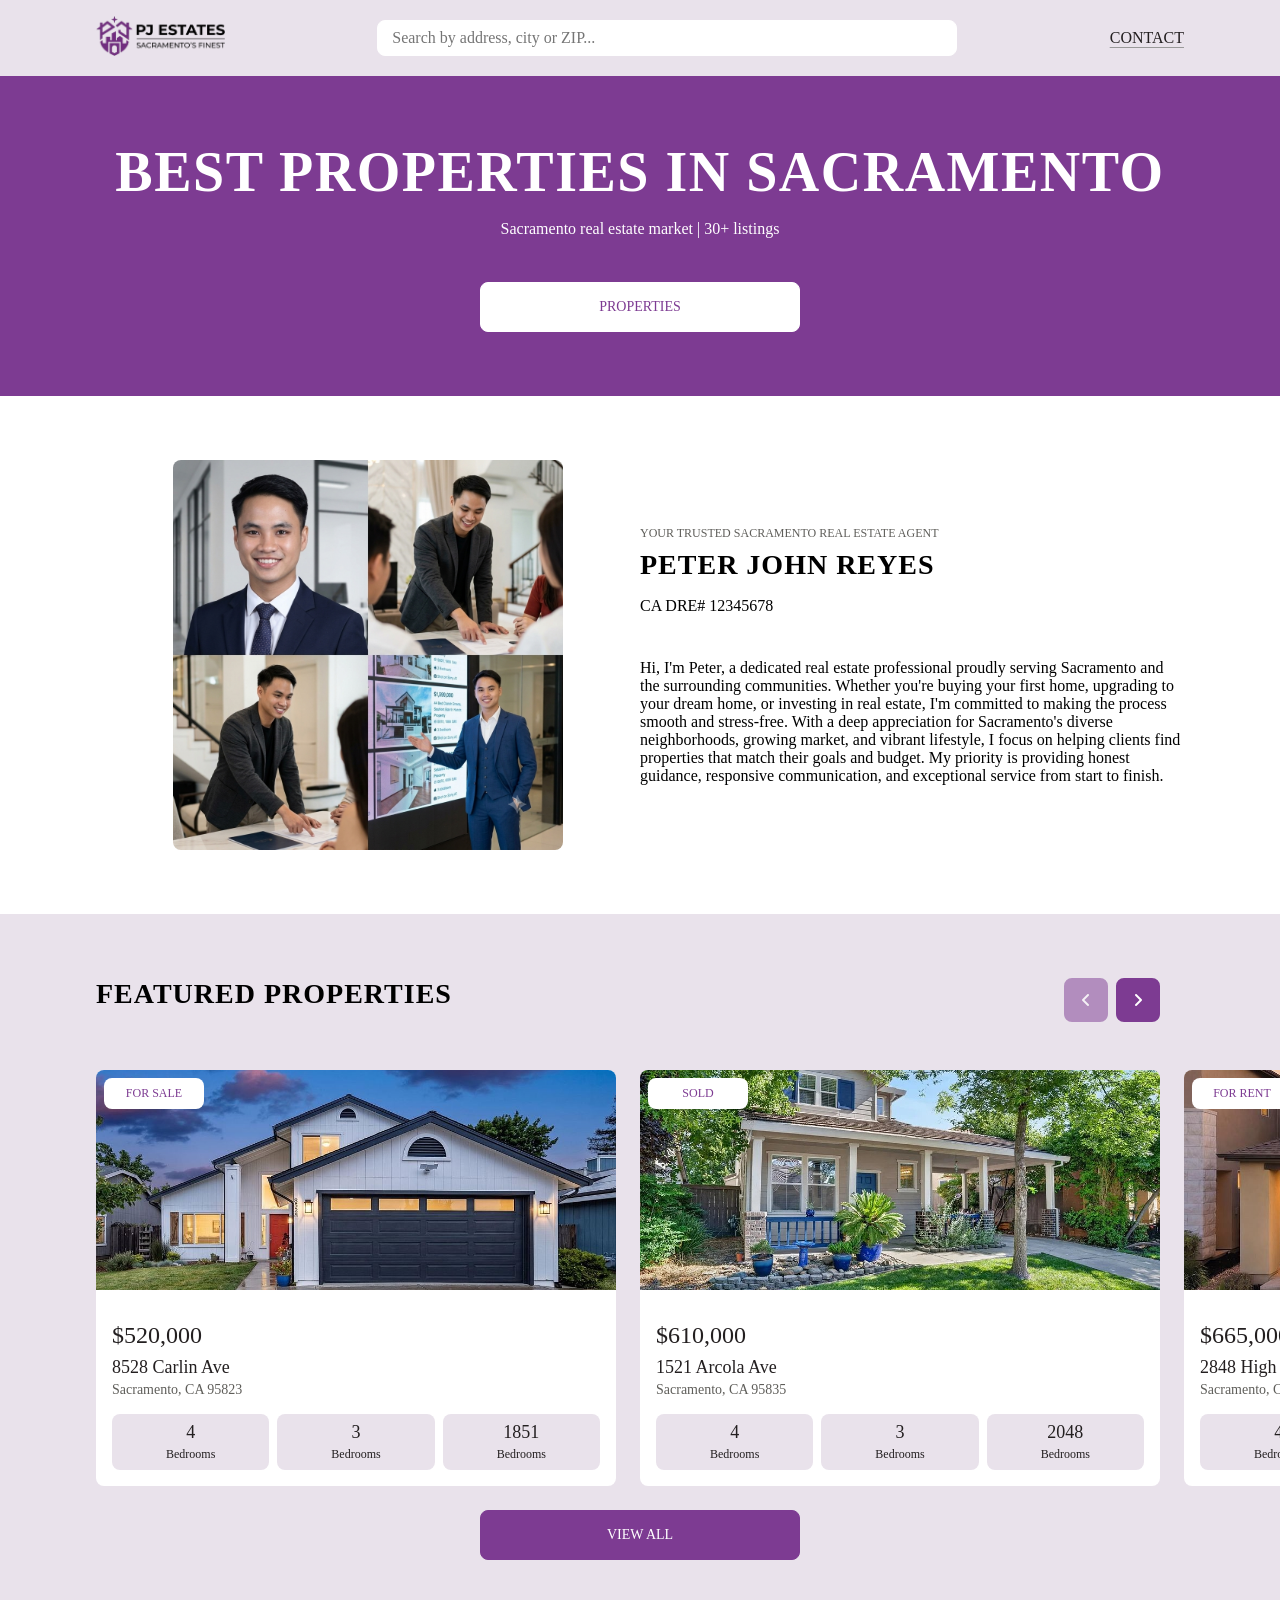
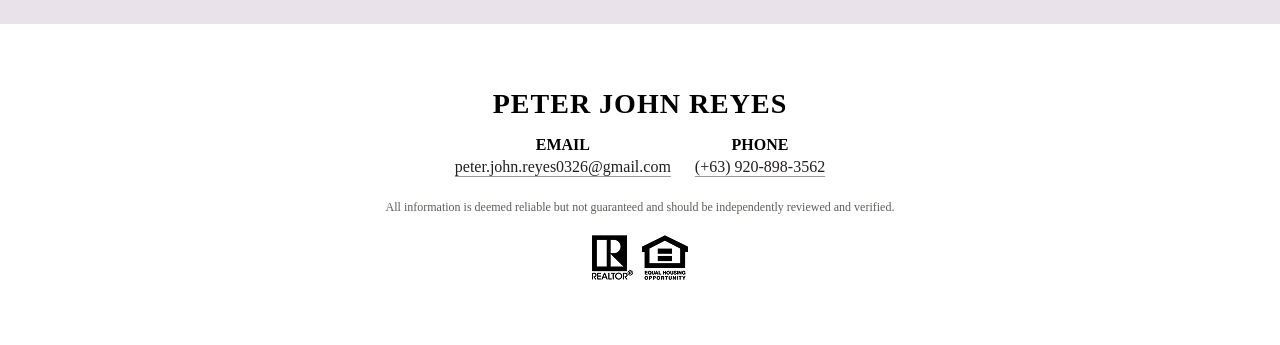
<file: index.html>
<!DOCTYPE html>
<html lang="en">
<head>
    <meta charset="UTF-8">
    <meta name="viewport" content="width=device-width, initial-scale=1.0">
    <title>Homepage</title>
    <link rel="icon" type="image/png" href="/PJEstatesFavicon.png" />
    <link rel="stylesheet" href="style.css">
    <link rel="stylesheet" href="searchBar.css">
    <link rel="stylesheet" href="https://ka-f.webawesome.com/webawesome@3.10.0/styles/themes/default.css">
    <script type="module" src="https://ka-f.webawesome.com/webawesome@3.10.0/webawesome.loader.js"></script>
    <link rel="stylesheet" href="https://cdnjs.cloudflare.com/ajax/libs/font-awesome/6.7.2/css/all.min.css">
</head>
<body>
    <!-- START - HEADER NAVIGATION BAR -->
    <header id="headerNav">
        <div id="headerNavContainer" class="header-nav__container ">

            <a href="index.html" class="header-nav__agent-logo">
                <img src="PJEstates.png" alt="Agent-Logo">
            </a>

            <input 
                type="text" 
                id="searchBar" 
                class="header-nav__search-bar" 
                placeholder="Search by address, city or ZIP..."
            >
            <div id="searchBarCloseButton"><i class="fa-solid fa-xmark"></i></div>

            <div class="header-nav__btns">
                <p id="homeSearchBtn" class="header-nav__search-btn header-nav__btn">
                    Home Search
                </p>

                <a href="tel:+639208983562" class="header-nav__contact-btn header-nav__btn">
                    Contact
                </a>
            </div>

        </div>
    </header>

    <div class="searchBarResults" id="results"></div>
    <!-- END - HEADER NAVIGATION BAR -->
     
     <!-- START - HERO SECTION -->
    <section id="heroOpeningSection" class="hero-opening__container">
        <div class="hero-opening-text__container">
            <h1>Best Properties in Sacramento</h1>
            <p>Sacramento real estate market | 30+ listings</p>
        </div>
        <a href="properties.html" class="light-button">Properties</a>
    </section>
    <!-- END - HERO SECTION -->

     <!-- START - BIO SECTION -->
    <section id="bioSection">
        <div class="bio-section__image-container bio-section__col">
            <img src="bio-img.png" alt="">
        </div>
        <div class="bio-section__text-container bio-section__col">
            <p class="pre-title">Your Trusted Sacramento Real Estate Agent</p>
            <h3>Peter John Reyes</h3>
            <p>CA DRE# 12345678</p>
            <p class="bio-section__agent-bio">Hi, I'm Peter, a dedicated real estate professional proudly serving Sacramento and the surrounding communities. Whether you're buying your first home, upgrading to your dream home, or investing in real estate, I'm committed to making the process smooth and stress-free. With a deep appreciation for Sacramento's diverse neighborhoods, growing market, and vibrant lifestyle, I focus on helping clients find properties that match their goals and budget. My priority is providing honest guidance, responsive communication, and exceptional service from start to finish.</p>
        </div>
    </section>
    <!-- END - BIO SECTION -->

     <!-- START - FEATURED PROPERTIES SECTION -->
    <section id="featuredPropertiesSection">
        <div class="featured-property__header-container">
            <h3>Featured Properties</h3>
            <div class="featured-property-slider__container">
                <div id="leftSlider" class="featured-property__slider left-slider">
                    <i class="fa-solid fa-angle-right"></i>
                </div>
                <div id="rightSlider" class="featured-property__slider right-slider">
                    <i class="fa-solid fa-angle-right"></i>
                </div>
            </div>
        </div>
        
        <div class="featured-property__card-container" id="cardsContainer"></div>
        <a href="properties.html" class="dark-button">View All</a>
    </section>
    <!-- END - FEATURED PROPERTIES SECTION -->

    <!-- START - FOOTER -->
    <footer id="footerNav">
        <h3>Peter John Reyes</h3>
        <div class="footer-contact__details-container">
            <div class="footer-contact__detail">
                <p><strong>EMAIL</strong></p>
                <a href="mailto:peter.john.reyes0326@gmail.com" class="link">peter.john.reyes0326@gmail.com</a>
            </div>
            <div class="footer-contact__detail">
                <p><strong>PHONE</strong></p>
                <a href="tel:+639208983562" class="link">(+63) 920-898-3562</a>
            </div>
            <div class="footer-disclaimer__container">
                <p>All information is deemed reliable but not guaranteed and should be independently reviewed and verified.</p>
                <img src="realtor ehp.png" alt="realtor eho logo">
            </div>
            

        </div>
    </footer>
    <!-- END - FOOTER -->

    <script src="searchBar.js"></script>
    <script src="homepageScript.js"></script>
    
</body>
</html>
</file>
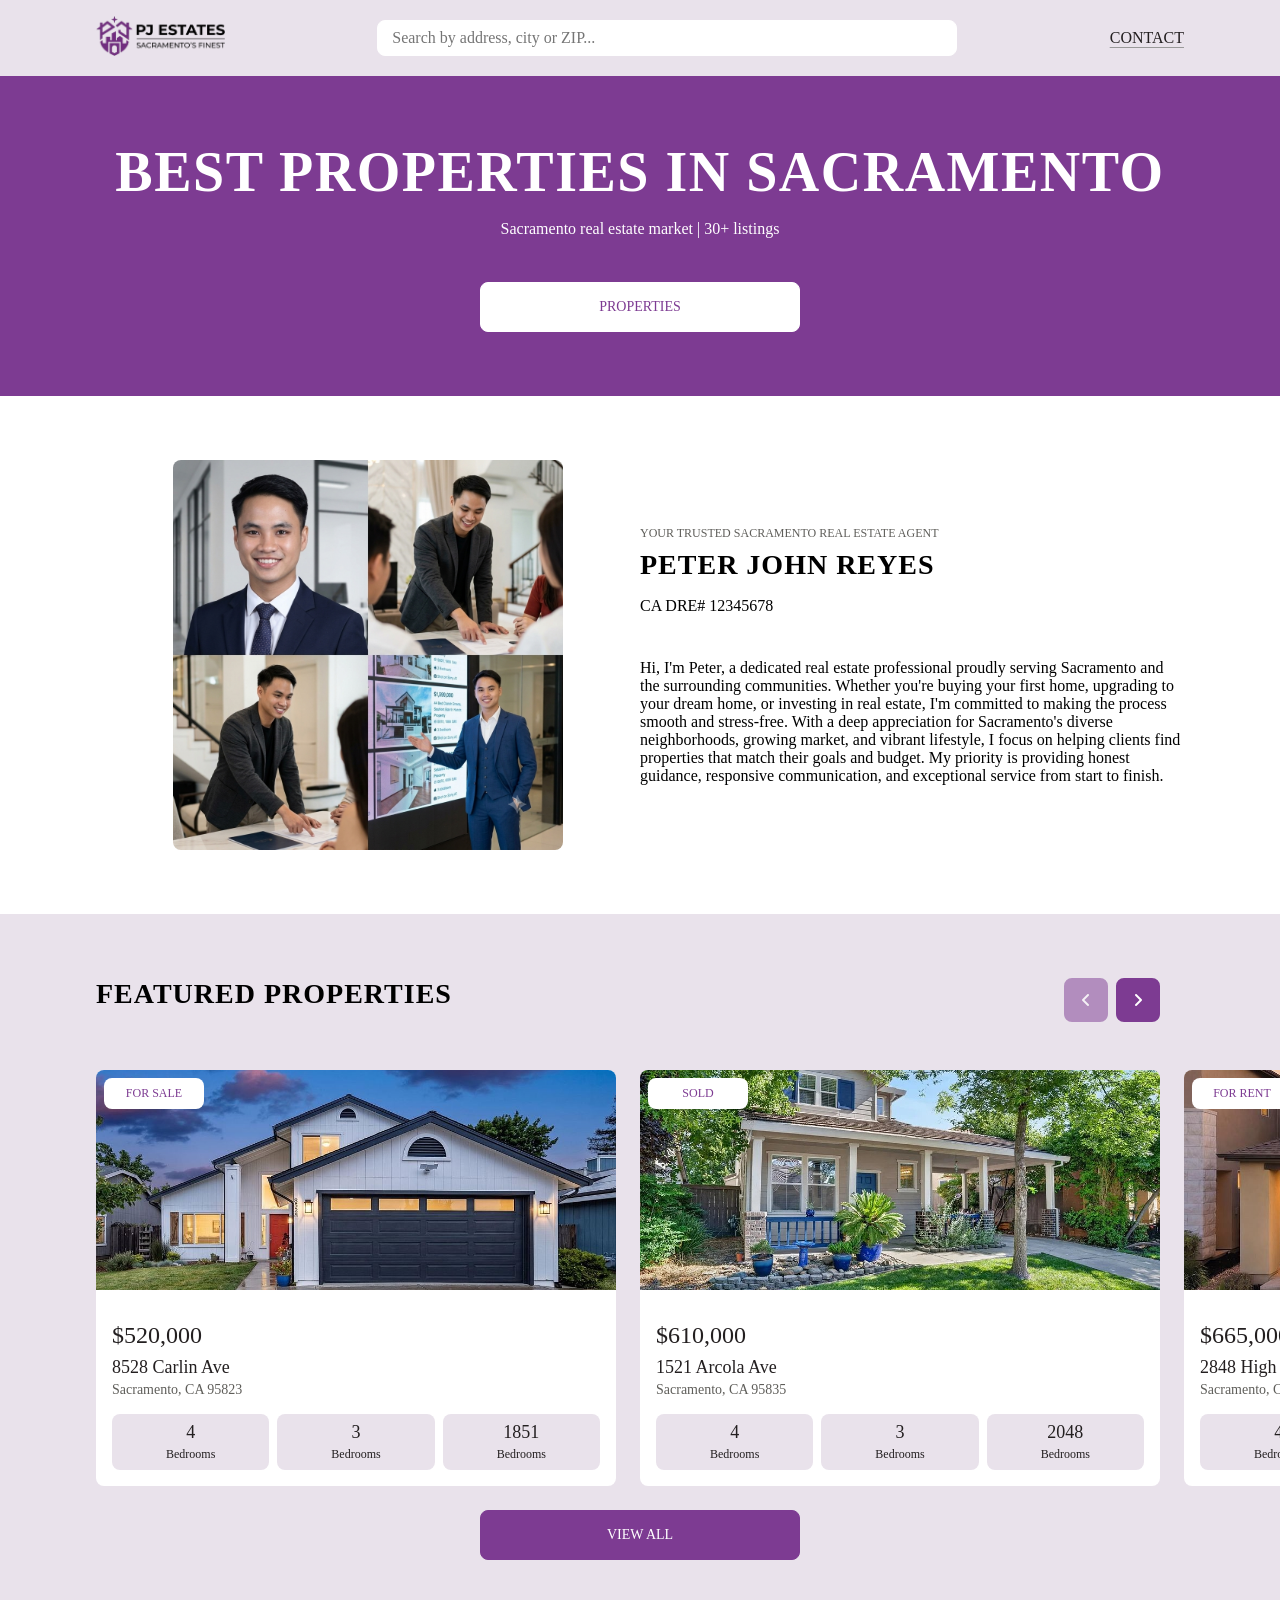
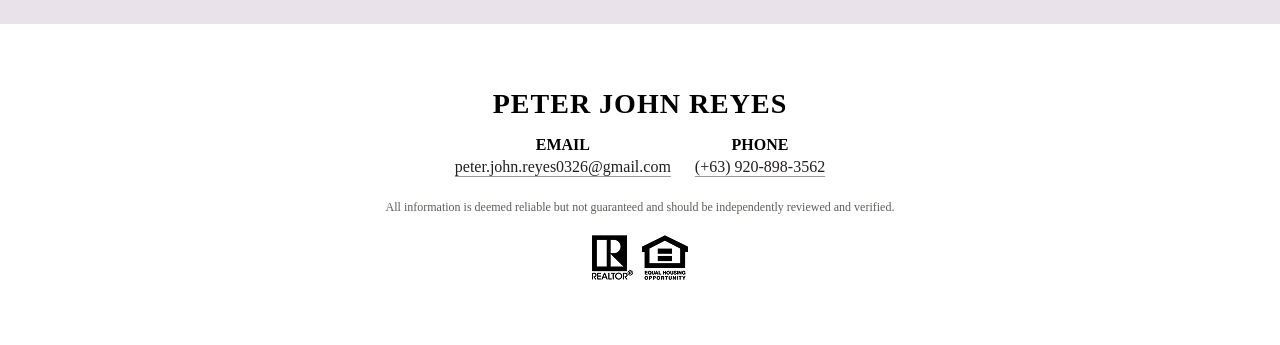
<file: homepage.html>
<!DOCTYPE html>
<html lang="en">
<head>
    <meta charset="UTF-8">
    <meta name="viewport" content="width=device-width, initial-scale=1.0">
    <title>Homepage</title>
    <link rel="stylesheet" href="style.css">
    <link rel="stylesheet" href="searchBar.css">
    <link rel="stylesheet" href="https://ka-f.webawesome.com/webawesome@3.10.0/styles/themes/default.css">
    <script type="module" src="https://ka-f.webawesome.com/webawesome@3.10.0/webawesome.loader.js"></script>
    <link rel="stylesheet" href="https://cdnjs.cloudflare.com/ajax/libs/font-awesome/6.7.2/css/all.min.css">
</head>
<body>
    <!-- START - HEADER NAVIGATION BAR -->
    <header id="headerNav">
        <div id="headerNavContainer" class="header-nav__container ">

            <a href="homepage.html" class="header-nav__agent-logo">
                <img src="PJEstates.png" alt="Agent-Logo">
            </a>

            <input 
                type="text" 
                id="searchBar" 
                class="header-nav__search-bar" 
                placeholder="Search by address, city or ZIP..."
            >
            <div id="searchBarCloseButton"><i class="fa-solid fa-xmark"></i></div>

            <div class="header-nav__btns">
                <p id="homeSearchBtn" class="header-nav__search-btn header-nav__btn">
                    Home Search
                </p>

                <a href="tel:+639208983562" class="header-nav__contact-btn header-nav__btn">
                    Contact
                </a>
            </div>

        </div>
    </header>

    <div class="searchBarResults" id="results"></div>
    <!-- END - HEADER NAVIGATION BAR -->
     
     <!-- START - HERO SECTION -->
    <section id="heroOpeningSection" class="hero-opening__container">
        <div class="hero-opening-text__container">
            <h1>Best Properties in Sacramento</h1>
            <p>Sacramento real estate market | 30+ listings</p>
        </div>
        <a href="properties.html" class="light-button">Properties</a>
    </section>
    <!-- END - HERO SECTION -->

     <!-- START - BIO SECTION -->
    <section id="bioSection">
        <div class="bio-section__image-container bio-section__col">
            <img src="bio-img.png" alt="">
        </div>
        <div class="bio-section__text-container bio-section__col">
            <p class="pre-title">Your Trusted Sacramento Real Estate Agent</p>
            <h3>Peter John Reyes</h3>
            <p>CA DRE# 12345678</p>
            <p class="bio-section__agent-bio">Hi, I'm Peter, a dedicated real estate professional proudly serving Sacramento and the surrounding communities. Whether you're buying your first home, upgrading to your dream home, or investing in real estate, I'm committed to making the process smooth and stress-free. With a deep appreciation for Sacramento's diverse neighborhoods, growing market, and vibrant lifestyle, I focus on helping clients find properties that match their goals and budget. My priority is providing honest guidance, responsive communication, and exceptional service from start to finish.</p>
        </div>
    </section>
    <!-- END - BIO SECTION -->

     <!-- START - FEATURED PROPERTIES SECTION -->
    <section id="featuredPropertiesSection">
        <div class="featured-property__header-container">
            <h3>Featured Properties</h3>
            <div class="featured-property-slider__container">
                <div id="leftSlider" class="featured-property__slider left-slider">
                    <i class="fa-solid fa-angle-right"></i>
                </div>
                <div id="rightSlider" class="featured-property__slider right-slider">
                    <i class="fa-solid fa-angle-right"></i>
                </div>
            </div>
        </div>
        
        <div class="featured-property__card-container" id="cardsContainer"></div>
        <a href="properties.html" class="dark-button">View All</a>
    </section>
    <!-- END - FEATURED PROPERTIES SECTION -->

    <!-- START - FOOTER -->
    <footer id="footerNav">
        <h3>Peter John Reyes</h3>
        <div class="footer-contact__details-container">
            <div class="footer-contact__detail">
                <p><strong>EMAIL</strong></p>
                <a href="mailto:peter.john.reyes0326@gmail.com" class="link">peter.john.reyes0326@gmail.com</a>
            </div>
            <div class="footer-contact__detail">
                <p><strong>PHONE</strong></p>
                <a href="tel:+639208983562" class="link">(+63) 920-898-3562</a>
            </div>
            <div class="footer-disclaimer__container">
                <p>All information is deemed reliable but not guaranteed and should be independently reviewed and verified.</p>
                <img src="realtor ehp.png" alt="realtor eho logo">
            </div>
            

        </div>
    </footer>
    <!-- END - FOOTER -->

    <script src="searchBar.js"></script>
    <script src="homepageScript.js"></script>
    
</body>
</html>
</file>
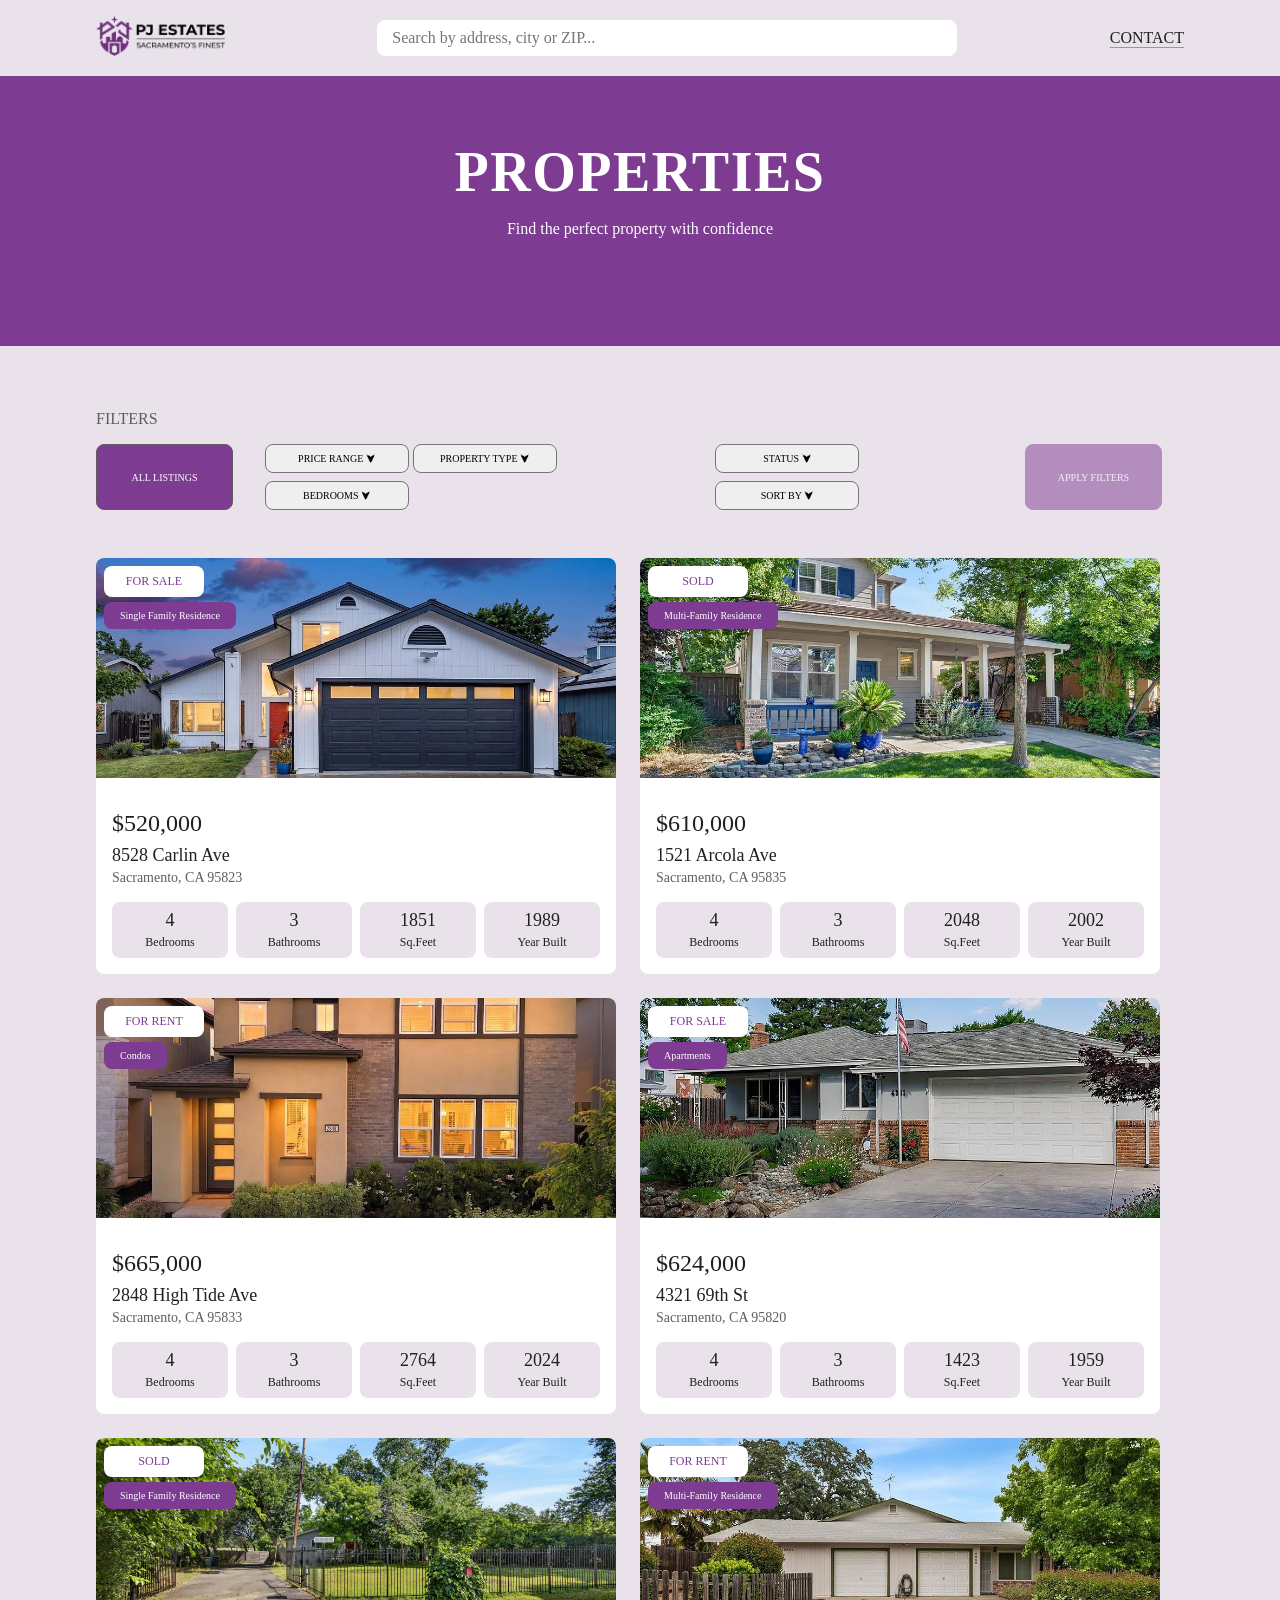
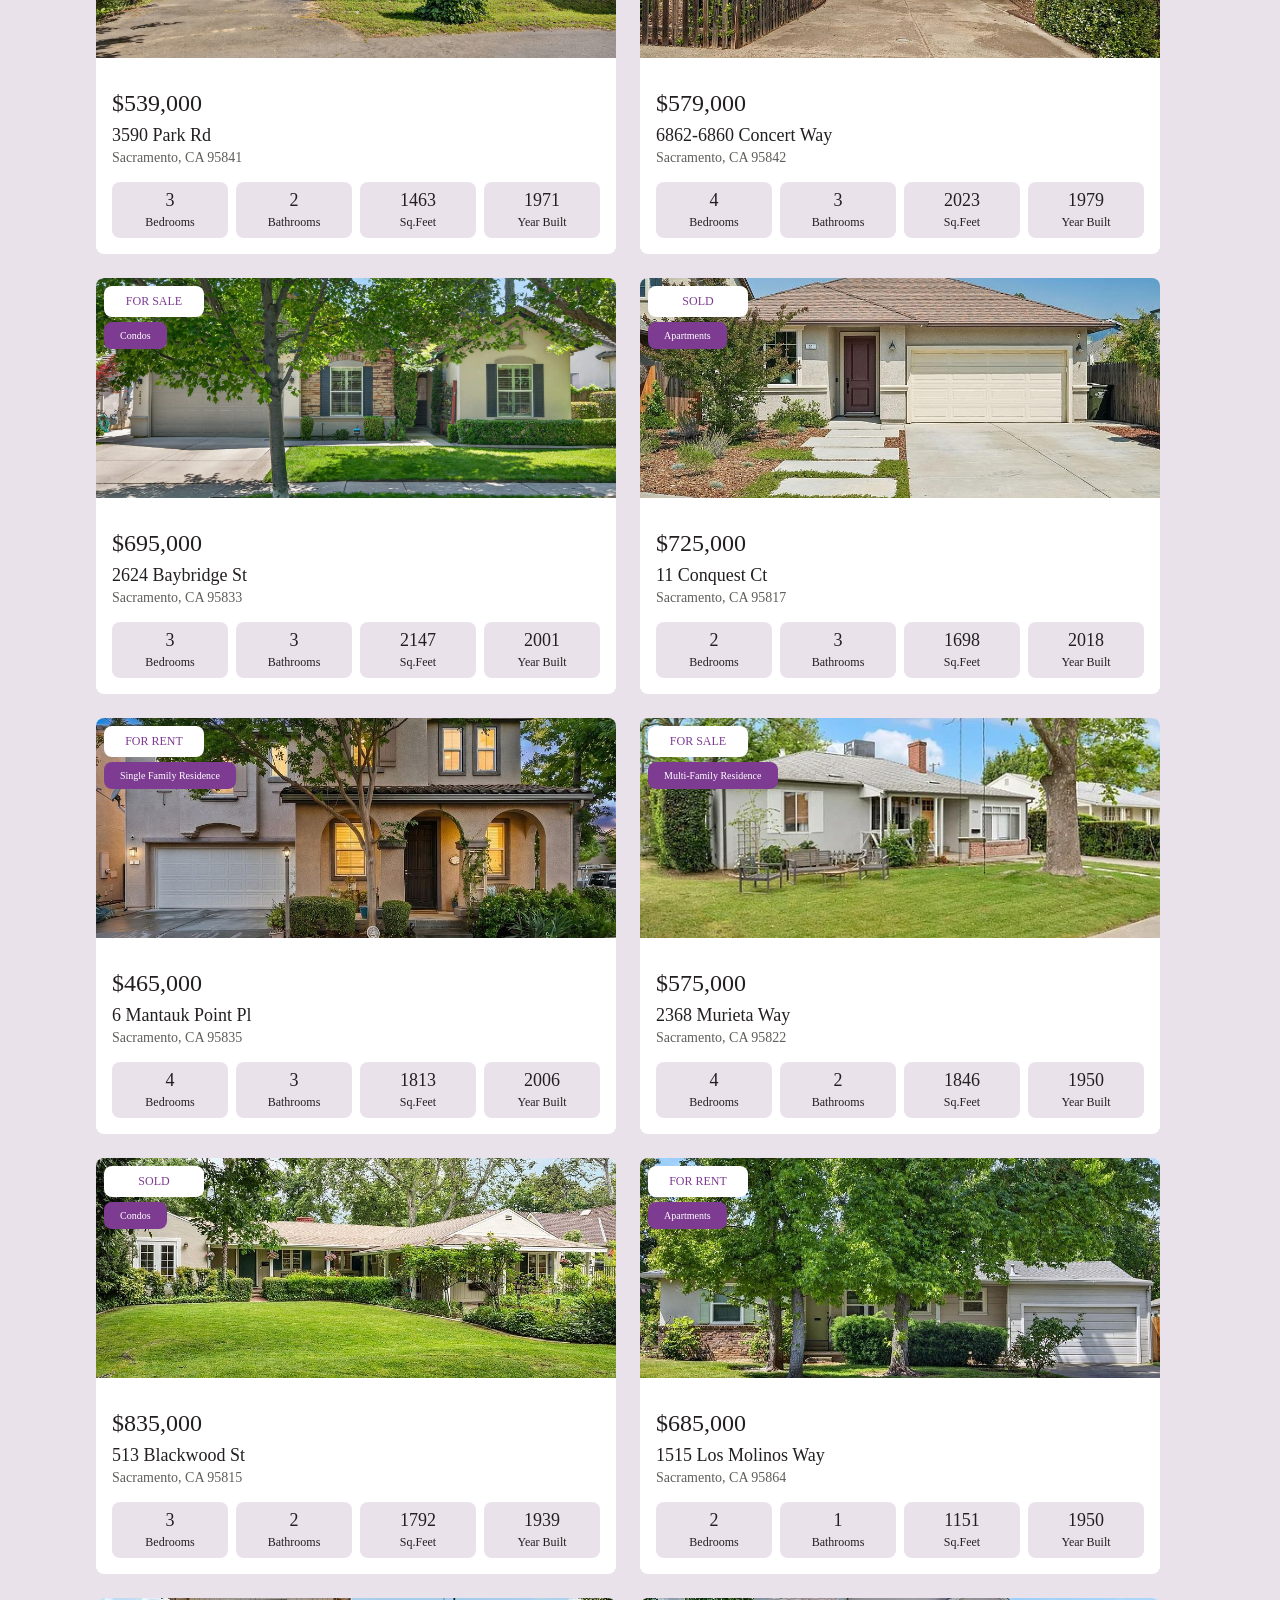
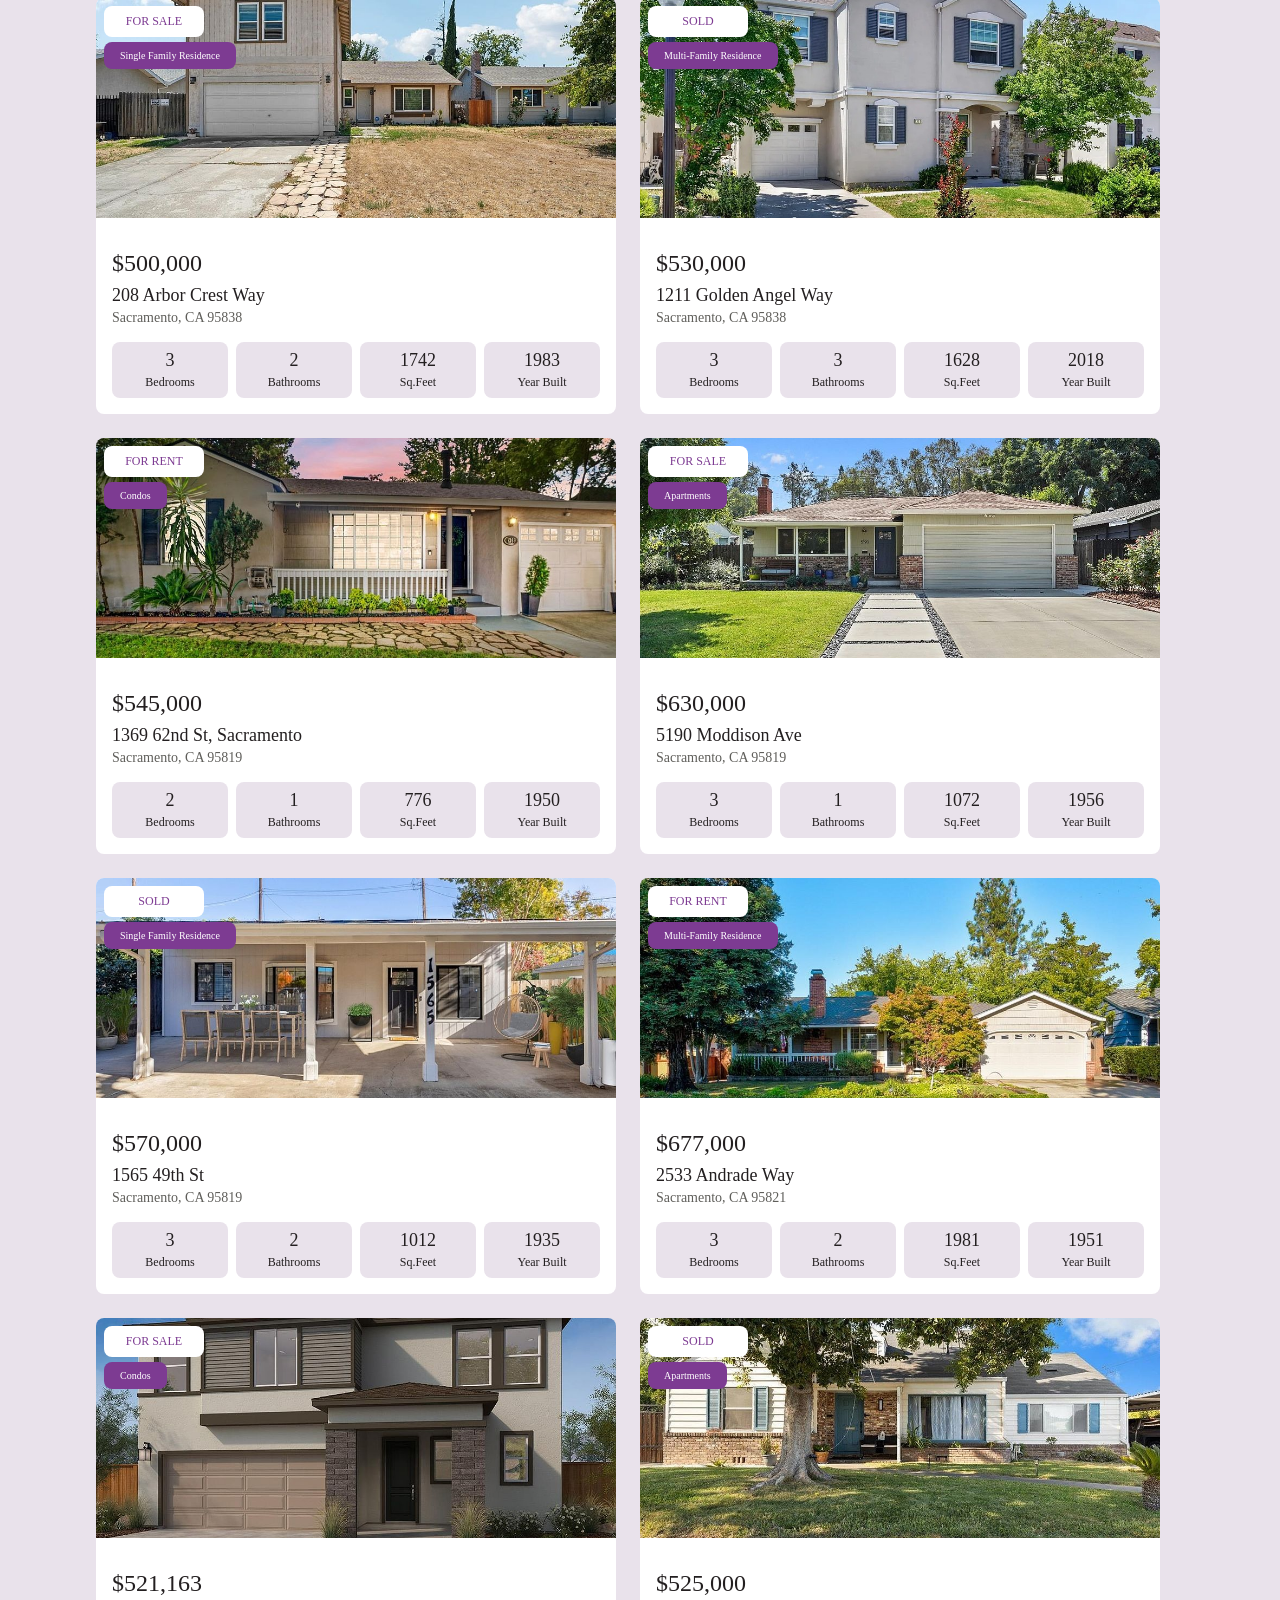
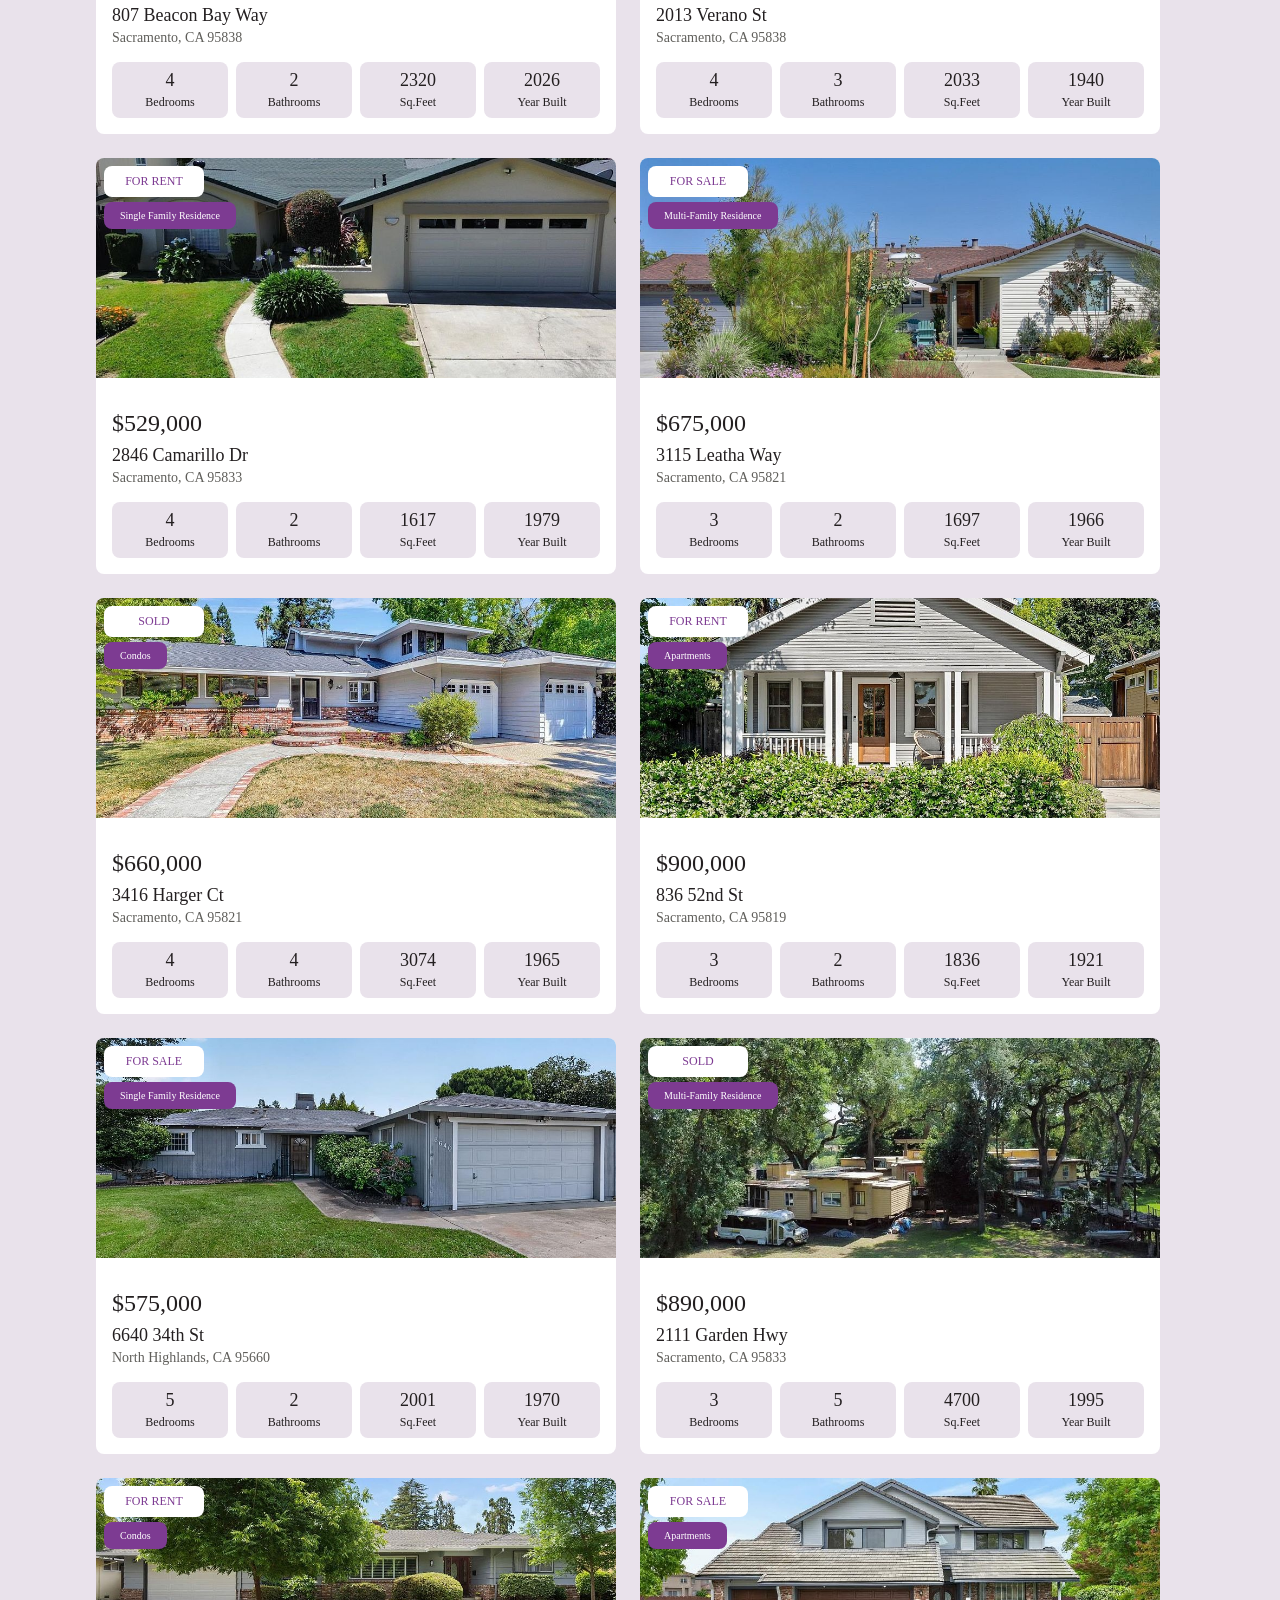
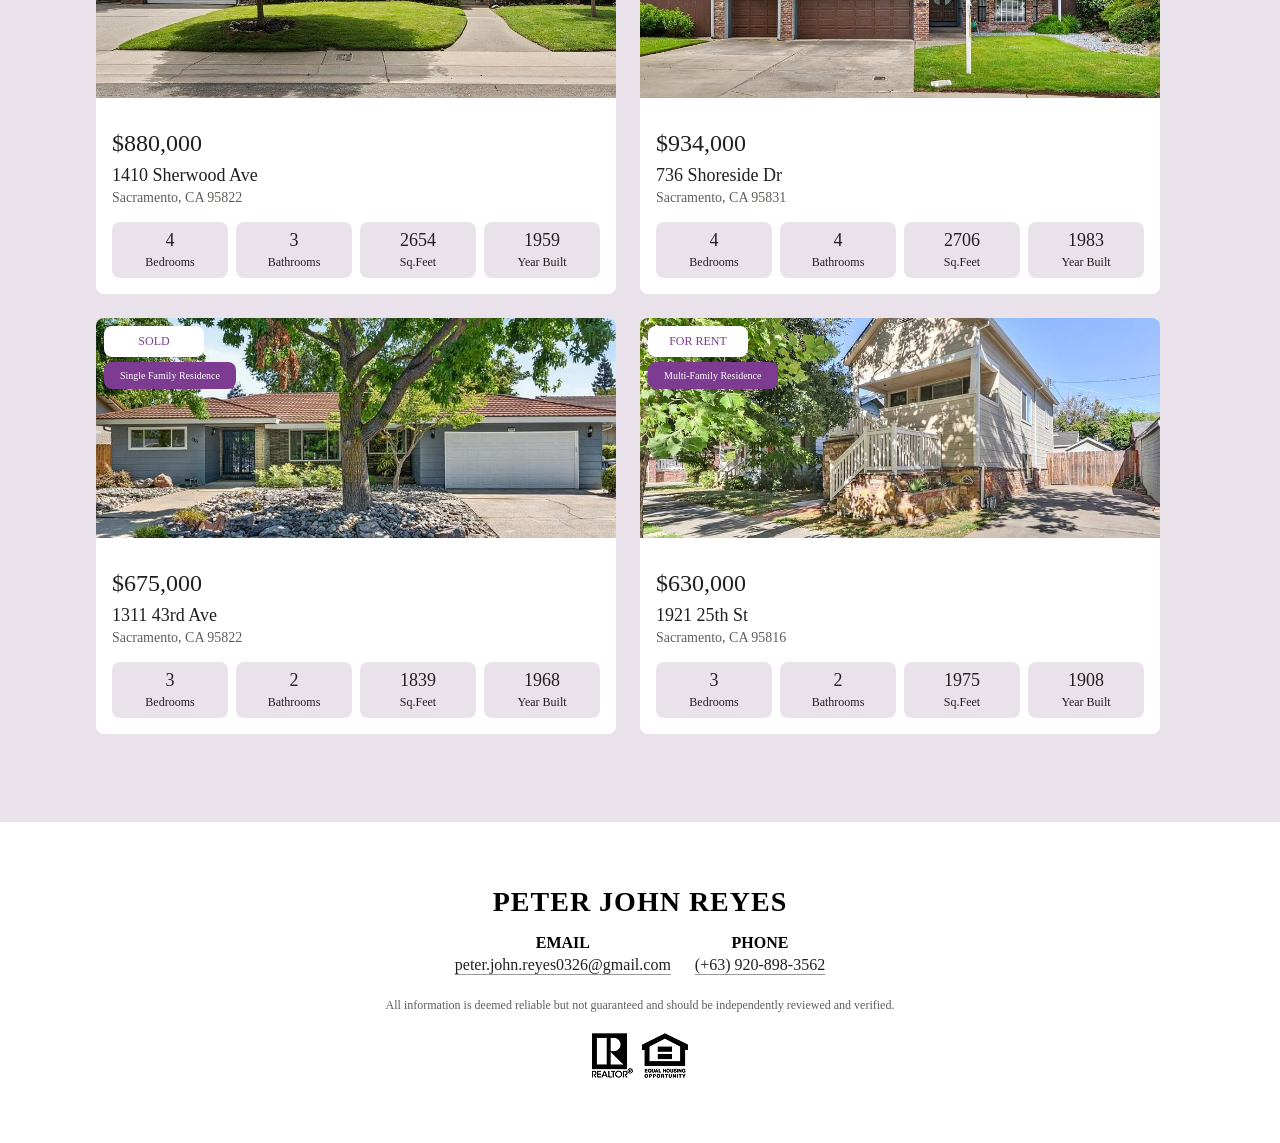
<file: properties.html>
<!DOCTYPE html>
<html lang="en">
<head>
    <meta charset="UTF-8">
    <meta name="viewport" content="width=device-width, initial-scale=1.0">
    <title>Properties</title>
    <link rel="icon" type="image/png" href="/PJEstatesFavicon.png" />
    <link rel="stylesheet" href="style.css">
    <link rel="stylesheet" href="searchBar.css">
    <link rel="stylesheet" href="https://ka-f.webawesome.com/webawesome@3.10.0/styles/themes/default.css">
    <script type="module" src="https://ka-f.webawesome.com/webawesome@3.10.0/webawesome.loader.js"></script>
    <link rel="stylesheet" href="https://cdnjs.cloudflare.com/ajax/libs/font-awesome/6.7.2/css/all.min.css">
</head>
<body>
    <!-- START - HEADER NAVIGATION BAR -->
    <header id="headerNav">
        <div id="headerNavContainer" class="header-nav__container ">

            <a href="index.html" class="header-nav__agent-logo">
                <img src="PJEstates.png" alt="Agent-Logo">
            </a>

            <input 
                type="text" 
                id="searchBar" 
                class="header-nav__search-bar" 
                placeholder="Search by address, city or ZIP..."
            >
            <div id="searchBarCloseButton"><i class="fa-solid fa-xmark"></i></div>

            <div class="header-nav__btns">
                <p id="homeSearchBtn" class="header-nav__search-btn header-nav__btn">
                    Home Search
                </p>

                <a href="tel:+639208983562" class="header-nav__contact-btn header-nav__btn">
                    Contact
                </a>
            </div>

        </div>
    </header>

    <div class="searchBarResults" id="results"></div>
    <!-- END - HEADER NAVIGATION BAR -->
     
     <!-- START - HERO SECTION -->
    <section id="heroOpeningSection" class="hero-opening__container">
        <div class="hero-opening-text__container">
            <h1>Properties</h1>
            <p>Find the perfect property with confidence</p>
        </div>
    </section>
    <!-- END - HERO SECTION -->

    <!-- START - FEATURED PROPERTIES SECTION -->
    <section id="featuredPropertiesSection">
        <p class="filters__heading">Filters</p>
        <div class="property-filters__container">
            <button name="all listings" id="allListings" class="buttonFilter">
                All Listings
            </button>
            <div class="property-filters-dropdowns__container">
                <select name="price range" id="priceRange" class="dropdownFilter">
                     <option class="filter-option" value="" disabled selected hidden>Price Range ⮟</option>
                    
                    <option class="filter-option" value="1000000">$1M+</option>
                    <option class="filter-option" value="750000">$750k - $1M+</option>
                    <option class="filter-option" value="500000">$500k - $750k</option>
                    <option class="filter-option" value="250000">$250k - $500k</option>
                    <option class="filter-option" value="">Reset Price Range</option>
                </select>
                <select name="property type" id="propertyType" class="dropdownFilter">
                     <option class="filter-option" value="" disabled selected hidden>Property Type ⮟</option>
                    <option class="filter-option" value="Single Family Residence">Single Family</option>
                    <option class="filter-option" value="Multi-Family Residence">Multi-Family</option>
                    <option class="filter-option" value="Condos">Condos</option>
                    <option class="filter-option" value="Apartments">Apartments</option>
                    <option class="filter-option" value="">Reset Property Type</option>
                </select>
                <select name="bedrooms" id="bedrooms" class="dropdownFilter">
                     <option class="filter-option" value="" disabled selected hidden>Bedrooms ⮟</option>
                    <option class="filter-option" value="4">4+ Bedrooms</option>
                    <option class="filter-option" value="3">3 Bedrooms</option>
                    <option class="filter-option" value="2">2 Bedrooms</option>
                    <option class="filter-option" value="1">1 Bedroom</option>
                    <option class="filter-option" value="">Reset Bedrooms</option>
                </select>
            </div>

            <div class="property-filters-dropdowns__container">
                <select name="status" id="status" class="dropdownFilter">
                     <option class="filter-option" value="" disabled selected hidden>Status ⮟</option>
                    <option class="filter-option" value="For Sale">For Sale</option>
                    <option class="filter-option" value="Sold">Sold</option>
                    <option class="filter-option" value="For Rent">For Rent</option>
                    <option class="filter-option" value="">Reset Status</option>
                </select>
                <select name="sort by" id="sortBy" class="dropdownFilter">
                     <option class="filter-option" value="" disabled selected hidden>Sort By ⮟</option>
                    <option class="filter-option" value="Low to High">Price Low to High</option>
                    <option class="filter-option" value="High to Low">Price High to Low</option>
                    <option class="filter-option" value="Newest to Oldest">Newest to Oldest</option>
                    <option class="filter-option" value="Oldest to Newest">Oldest to Newest</option>
                    <option class="filter-option" value="">Reset Sorting</option>
                </select>
            </div>
            <button name="applyFilters" id="applyFilters" class="buttonFilter applyButton">
                Apply Filters
            </button>
        </div>
        <div class="choose-filters__btn" id="chooseFilters">Choose Filters</div>
        <!-- START - MODAL FOR MOBILE VERSION -->
        <div class="property-filters__modal-container unactive" id="filtersModal">
            <div class="modal__container">
                <div id="closeButton"><i class="fa-solid fa-xmark"></i></div>
                <h3>Filters</h3>
                <div class="property-filters-dropdowns__container">
                    <button name="all listings" id="allListingsModal" class="buttonFilter">
                        All Listings
                    </button>
                    <select name="price range" id="priceRangeModal" class="dropdownFilter">
                        <option class="filter-option" value="" disabled selected hidden>Price Range ⮟</option>
                        
                        <option class="filter-option" value="1000000">$1M+</option>
                        <option class="filter-option" value="750000">$750k - $1M+</option>
                        <option class="filter-option" value="500000">$500k - $750k</option>
                        <option class="filter-option" value="250000">$250k - $500k</option>
                        <option class="filter-option" value="">Reset Price Range</option>
                    </select>
                    <select name="property type" id="propertyTypeModal" class="dropdownFilter">
                        <option class="filter-option" value="" disabled selected hidden>Property Type ⮟</option>
                        <option class="filter-option" value="Single Family Residence">Single Family</option>
                        <option class="filter-option" value="Multi-Family Residence">Multi-Family</option>
                        <option class="filter-option" value="Condos">Condos</option>
                        <option class="filter-option" value="Apartments">Apartments</option>
                        <option class="filter-option" value="">Reset Property Type</option>
                    </select>
                    <select name="bedrooms" id="bedroomsModal" class="dropdownFilter">
                        <option class="filter-option" value="" disabled selected hidden>Bedrooms ⮟</option>
                        <option class="filter-option" value="4">4+ Bedrooms</option>
                        <option class="filter-option" value="3">3 Bedrooms</option>
                        <option class="filter-option" value="2">2 Bedrooms</option>
                        <option class="filter-option" value="1">1 Bedroom</option>
                        <option class="filter-option" value="">Reset Bedrooms</option>
                    </select>
                    <select name="status" id="statusModal" class="dropdownFilter">
                        <option class="filter-option" value="" disabled selected hidden>Status ⮟</option>
                        <option class="filter-option" value="For Sale">For Sale</option>
                        <option class="filter-option" value="Sold">Sold</option>
                        <option class="filter-option" value="For Rent">For Rent</option>
                        <option class="filter-option" value="">Reset Status</option>
                    </select>
                    <select name="sort by" id="sortByModal" class="dropdownFilter">
                        <option class="filter-option" value="" disabled selected hidden>Sort By ⮟</option>
                        <option class="filter-option" value="Low to High">Price Low to High</option>
                        <option class="filter-option" value="High to Low">Price High to Low</option>
                        <option class="filter-option" value="Newest to Oldest">Newest to Oldest</option>
                        <option class="filter-option" value="Oldest to Newest">Oldest to Newest</option>
                        <option class="filter-option" value="">Reset Sorting</option>
                    </select>
                </div>

                <button name="applyFilters" id="applyFiltersModal" class="buttonFilter applyButton">
                    Apply Filters
                </button>

            </div>
        </div>
        <!-- END - MODAL FOR MOBILE VERSION -->
        <div class="featured-property__card-container property-list-cards__container" id="cardsContainer">

        </div>
    </section>
    <!-- END - FEATURED PROPERTIES SECTION -->

    <!-- START - FOOTER -->
    <footer id="footerNav">
        <h3>Peter John Reyes</h3>
        <div class="footer-contact__details-container">
            <div class="footer-contact__detail">
                <p><strong>EMAIL</strong></p>
                <a href="mailto:peter.john.reyes0326@gmail.com" class="link">peter.john.reyes0326@gmail.com</a>
            </div>
            <div class="footer-contact__detail">
                <p><strong>PHONE</strong></p>
                <a href="tel:+639208983562" class="link">(+63) 920-898-3562</a>
            </div>
            <div class="footer-disclaimer__container">
                <p>All information is deemed reliable but not guaranteed and should be independently reviewed and verified.</p>
                <img src="realtor ehp.png" alt="realtor eho logo">
            </div>
            

        </div>
    </footer>
    <!-- END - FOOTER -->

</body>
<script type="module" src="propertyPageScript.js"></script>
<script type="module" src="showProperties.js"></script>
<script type="module" src="filtersModal.js"></script>
<script type="module" src="searchBar.js"></script>
</html>
</file>
<file: style.css>
:root{
    --black: #231f20;
    --white: #FFFFFF;

    --dark-text: #231F20;
    --dark-gray: #5F5E5A;
    --light-text: #FFFFFF;
    --light-gray: #E9E2EB;

    --accent: #7D3B92;
    --primary: #231f20;
}

* {
    margin: 0;
    padding: 0;
    box-sizing: border-box;
    font-family: Montserrat;

    h1{
        font-size: 56px;
        letter-spacing: 1.5px;
        text-transform: uppercase;

        @media(max-width: 768px){
            font-size: 44px;
        }
        @media(max-width: 560px){
            font-size: 38px;
            letter-spacing: 0px;
        }
    }
    h2{
        font-size: 40px;
        letter-spacing: 1.5px;
        text-transform: uppercase;

        @media(max-width: 768px){
            font-size: 38px;
        }
        @media(max-width: 560px){
            font-size: 32px;
            letter-spacing: 0px;
        }
    }
    h3{
        font-size: 28px;
        letter-spacing: 1px;
        text-transform: uppercase;

        @media(max-width: 768px){
            font-size: 24px;
        }
        @media(max-width: 560px){
            font-size: 22px;
            letter-spacing: 0px;
        }
    }
    h4{
        font-size: 24px;
        letter-spacing: 0px;
        @media(max-width: 768px){
            font-size: 20px;
        }
        @media(max-width: 560px){
            font-size: 18px;
        }
    }
    h5{
        font-size: 18px;
        letter-spacing: 0px;
    }
}

#headerNav{
    box-shadow: 0 0 8px rgba(0,0,0,0.2);
    padding: 16px 96px;
    background-color: var(--light-gray);

    @media(max-width: 768px){
        padding-inline: 44px;
    }
    @media(max-width: 560px){
        padding-inline: 22px;
    }
}
.header-nav__container{
    display: flex;
    justify-content: space-between;
    align-items: center;

    .header-nav__agent-logo{
        cursor: pointer;
        transition: 0.3s;
        img{
            width: auto;
            height: 100%;
            max-height: 40px;
        }
        &:hover{
            img{
                opacity: 0.8;
            }
        }
        @media(max-width: 560px){
            img{
                max-height: 30px;
            }
        }
    }

    #searchBarCloseButton{
        display: none;
    }

    &.active-modal{
        @media(max-width: 560px){
            .header-nav__agent-logo,
            .header-nav__btns{
                display: none;
            }
            #searchBarCloseButton{
                display: block;
                position: absolute;
                color: var(--dark-gray);
                right: 32px;
            }
            .header-nav__search-bar{
                display: block;
                min-width: 100%;
            }
        }
    }
    
    .header-nav__search-bar{
        height: 100%;
        max-height: 40px;
        width: 100%;
        max-width: 580px;
        font-size: 16px;
        padding-block: 8px;
        padding-left: 14px;
        border-radius: 8px;
        border: 1px solid #fff !important;

        @media(max-width: 768px){
            max-width: 300px;
        }
        @media(max-width: 560px){
            display: none;
        }
    }
    .header-nav__search-btn{
        display: block;
        @media(min-width: 521px){
            display:none;
        }
    }
    .header-nav__contact-btn, .header-nav__btn{
        text-transform: uppercase;
        font-size: 16px;
        cursor: pointer;
        color: var(--dark-text);
        text-decoration: underline;
        text-decoration-color: #999;
        text-underline-offset: 4px;
        transition: 0.3s;
        &:hover{
            color: var(--accent);
            text-decoration-color: var(--accent);
        }
        @media(max-width: 560px){
            font-size: 12px;
        }
    }
    .header-nav__btns{
        display: flex;
        gap: 8px;
    }
    
}

.dark-button{
    display: flex;
    justify-content: center;
    align-items: center;
    padding: 16px;
    width: 100%;
    max-width: 320px;
    background-color: var(--accent);
    color: var(--light-text);
    border-radius: 8px;
    border: 1px solid var(--accent);
    text-transform: uppercase;
    font-size: 14px;
    cursor: pointer;
    transition: 0.3s;
    text-decoration: none;
    &:hover{
        background-color: transparent;
        color: var(--accent);
        border: 1px solid var(--accent)
    }
}

.light-button{
    display: flex;
    justify-content: center;
    align-items: center;
    padding: 16px;
    width: 100%;
    max-width: 320px;
    background-color: var(--white);
    color: var(--accent);
    border-radius: 8px;
    border: 1px solid var(--white);
    text-transform: uppercase;
    font-size: 14px;
    cursor: pointer;
    transition: 0.3s;
    text-decoration: none;
    &:hover{
        background-color: transparent;
        color: var(--white);
        border: 1px solid var(--white)
    }
}

.pre-title{
    font-size: 12px;
    color: var(--dark-gray);
    text-transform: uppercase;
    margin-bottom: 8px;
}

.sub-title{
    font-size: 14px;
    color: var(--dark-gray);
    margin-bottom: 8px;
}

#heroOpeningSection, #bioSection, #featuredPropertiesSection{
    padding: 64px 96px;

    @media(max-width: 768px){
        padding: 44px;
    }
    @media(max-width: 560px){
        padding: 44px 22px;
    }
}

.hero-opening__container{
    display: flex;
    flex-direction: column;
    align-items: center;
    background-color: var(--accent);
    margin-bottom: 0;

    .hero-opening-text__container{
        display: flex;
        flex-direction: column;
        align-items: center;
        margin-bottom: 44px;

        h1,p{
            color: var(--white);
            text-align: center;
        }
        p{
            margin-top: 16px;
            margin-bottom: 0;
        }
    }

    
}

#bioSection{
    display: flex;
    align-items: center;

    background-color: var(--white);
    @media(max-width: 768px){
        flex-direction: column;
        gap: 24px;
    }
}

.bio-section__col{
    width: 100%;
}

.bio-section__image-container {
    display: flex;
    justify-content: center;
    img{
        width: 100%;
        max-width: 390px;
        border-radius: 8px;
    }
}
.bio-section__text-container{
    h3{
        margin-bottom: 16px;
    }
    .bio-section__agent-bio{
        margin-top: 44px;
    }
    @media(max-width: 768px){
        text-align: center;
    }
}

#featuredPropertiesSection{
    background-color: var(--light-gray);
    position: relative;
    h3{
        margin-bottom: 44px;
        @media(max-width: 560px){
            margin-bottom: 24px;
        }
    }

    .dark-button{
        margin-inline: auto;
    }
}

.featured-property__header-container{
    display: flex;
    justify-content: space-between;
    .featured-property-slider__container{
        @media(min-width: 561px){
            margin-right: 24px;
        }
    }

    @media(max-width: 560px){
        flex-direction: column;
        align-items: center;
        margin-bottom: 44px;
    }
}

.featured-property__card-container{
    display: flex;
    width: 100%;
    gap: 24px;
    padding-top: 16px;
    margin-bottom: 24px;

    .featured-property__card{
            width: 100%;
            min-width: 32%;
            max-width: 32%;
            display: flex;
            flex-direction: column;
            background-color: var(--white);
            border-radius: 8px;
            cursor: pointer;
            transition: 0.4s;
            color: var(--dark-text);
            text-decoration: none;
            position: relative;

            @media(max-width: 1400px){
                min-width: calc(50% - 24px);
                max-width: calc(50% - 24px);
                width: calc(50% - 24px);
            }
            
        .featured-property__image-container{
            height: 220px;
            margin-bottom: 16px;
            border-radius: 8px 8px 0 0;
            
            
            .featured-property__status{
                padding: 8px 16px;
                font-size: 12px;
                background-color: var(--white);
                color: var(--accent);
                position: absolute;
                margin-top: 8px;
                margin-left: 8px;
                border-radius: 8px;
                text-transform: uppercase;
                width: 100%;
                max-width: 100px;
                text-align: center;
            }
        }
        
        .featured-property__info-container{
            padding: 16px;
            
            h4{
                margin-bottom: 8px;
                font-weight: 500;
            }
            h5{
                margin-bottom: 4px;
                font-weight: 400;
            }
            p{
                margin-bottom: 16px;
            }
            .featured-property__info-features-container{
                display: flex;
                justify-content: center;
                gap: 8px;
                @media(max-width: 560px){
                    flex-wrap: wrap;
                }
                .featured-property__info-feature{
                    width: 33.33%;
                    display: flex;
                    flex-direction: column;
                    text-align: center;
                    border-radius: 8px;
                    background-color: var(--light-gray);
                    padding: 8px;

                    @media(max-width: 560px){
                        width: 48%;
                    }

                    h5{
                        font-weight: 500;
                        @media(max-width: 1024px){
                            font-size: 16px;
                        }
                    }
                    .featured__subtitle{
                        font-size: 12px;
                        margin-bottom: 0;
                    }
                }
            }
        }

        &:hover{
            transform: translateY(-16px);
            box-shadow: 0 0 16px rgba(0,0,0,.1);
        }
    }

    @media(max-width: 1024px){
        flex-wrap: wrap !important;
        justify-content: center;
        .featured-property__card{
            width: 100% !important;
            min-width: 48%;
            max-width: 48%;
        }
    }

    @media(max-width: 768px){
        .featured-property__card{
            width: 100% !important;
            min-width: 100%;
            max-width: 100%;
        }
    }
}

.featured-property-slider__container{
    display: flex;
    gap: 8px;

    .featured-property__slider{
        height: 44px;
        width: 44px;
        display: flex;
        justify-content: center;
        align-items: center;
        border-radius: 8px;
        background-color: var(--accent);
        border: 2px solid var(--accent);
        color: var(--white);
        cursor: pointer;
        transition: 0.3s;

        &:hover{
            background-color: transparent;
            border: 2px solid var(--accent);
            color: var(--accent);
        }
    }
    .left-slider{
        rotate: 180deg;
    }
    .left-slider,.right-slider{
        &.unactive{
            opacity: 0.5;
            pointer-events: none;
        }
    }
}

.property-list-cards__container{
    display: flex;
    flex-wrap: wrap !important;
}

/* START - CAROUSEL CSS */
.featured-property__card-container{
    flex-wrap: nowrap;

}
/* END - CAROUSEL CSS */

.year-built{
    font-size: 12px;
    color: var(--dark-gray);
    margin-top: 16px;
}

.cant-find-properties{
    text-align: center;
    width: 100%;
    color: var(--dark-gray);
}

.property-type{
    font-size: 10px;
    font-weight: 500;
    padding: 8px 16px;
    border-radius: 8px;
    background-color: var(--accent);
    color: var(--white);
    position: absolute;
    top: 44px;
    left: 8px;
}

.filters__heading{
    text-transform: uppercase;
    color: var(--dark-gray);
    margin-bottom: 16px;
    font-weight: 500;
}

.property-filters__container{
    display: flex;
    justify-content: left;
    padding-right: 22px;
    margin-bottom: 24px;
    gap: 32px;
    @media(max-width: 768px){
        flex-direction: column;
        align-items: center;
        gap: 16px;
    }
    @media(max-width: 768px){
        display: none;
    }

    .property-filters-dropdowns__container{
        @media(max-width: 560px){
            display: flex;
            flex-wrap: wrap;
            gap: 8px;
            justify-content: center;
            .dropdownFilter{
                font-size: 8px;
                width: 144px;
            }
        }
    }
    .dropdown-arrow{
        color: red !important;
    }
    
    .dropdownFilter{
        font-size: 10px;
        border-radius: 8px;
        padding-block: 8px;
        width: 144px;
        transition: 0.3s;
        text-transform: uppercase;
        text-align: center;
        -webkit-appearance: none;
        -moz-appearance: none;
        margin-bottom: 8px;
        
        &:hover, &:focus{
            background-color: #fafafa;
            border: 1px solid var(--dark-gray);
            cursor: pointer;
        }
    }
    .buttonFilter{
        font-size: 10px;
        border-radius: 8px;
        padding-block: 8px;
        width: 144px;
        border: 1px solid var(--dark-gray);
        background-color: var(--white);
        cursor: pointer;
        transition: 0.3s;
        text-transform: uppercase;
        text-align: center;
        margin-bottom: 8px;
        &:hover{
            background-color: #fafafa;
            border: 1px solid var(--dark-gray);
            cursor: pointer;
        }
    }
    
    .applyButton{
        background-color: var(--accent);
        color: var(--white);
        border: 1px solid var(--accent);
        opacity: 0.5;
        pointer-events: none;
        transition: 0.3s;
    
        &.active{
            opacity: 1;
            pointer-events: unset;
        }
    
        &:hover{
            color: var(--accent) !important;
            background-color: transparent;
            border: 1px solid var(--accent);
        }
    }
}

#chooseFilters{
    display: flex;
    justify-content: center;
    align-items: center;
    padding: 8px;
    width: 100%;
    max-width: 320px;
    background-color: var(--accent);
    color: var(--light-text);
    border-radius: 8px;
    border: 1px solid var(--accent);
    text-transform: uppercase;
    font-size: 14px;
    cursor: pointer;
    transition: 0.3s;
    text-decoration: none;
    &:hover{
        background-color: transparent;
        color: var(--accent);
        border: 1px solid var(--accent)
    }

    @media(min-width: 769px){
        display: none;
    }

    @media(max-width: 560px){
        min-width: 100%;
    }
}
.property-filters__modal-container{
    &.unactive{
        display: none;
    }
    &.active{
        position: absolute;
        width: 100%;
        height: 100%;
        background-color: rgba(255,255,255,0.9);
        top: 0;
        left: 0;
        z-index: 99;
        
        @media(min-width: 769px){
            display: none;
        }
        h3{
            text-align: center;
        }

        .modal__container{
            background-color: var(--light-gray);
            padding: 44px 24px;
            display: flex;
            flex-direction: column;
            margin: 24px;
            border-radius: 24px;
            position: relative;

            @media(max-width: 560px){
                margin: 16px;
            }

            .property-filters-dropdowns__container{
                display: flex;
                flex-wrap: wrap;
                gap: 8px;
                justify-content: center;

                .buttonFilter, .dropdownFilter{
                    width: calc(33.3% - 6px);
                    padding: 8px;
                    -webkit-appearance: none;
                    -moz-appearance: none;
                    border-radius: 8px;
                    border: 1px solid var(--dark-gray);
                    color: var(--dark-tex);
                    text-transform: uppercase;
                    text-align: center;
                    font-size: 10px;
                    @media(max-width: 560px){
                        width: calc(50% - 6px);
                    }
                }
            }
            .applyButton{
                padding: 8px;
                margin-top: 8px;
                background-color: var(--accent);
                color: var(--white);
                border: 1px solid var(--accent);
                border-radius: 8px;
                text-transform: uppercase;
                text-align: center;
                font-size: 10px;
                opacity: 0.5;
                pointer-events: none;
                transition: 0.3s;
            
                &.active{
                    opacity: 1;
                    pointer-events: unset;
                }
            
                &:hover{
                    color: var(--accent) !important;
                    background-color: transparent;
                    border: 1px solid var(--accent);
                }
            }
    
            #closeButton{
                position: absolute;
                top: 16px;
                right: 16px;
            }
        }
    }
}



#footerNav{
    padding: 64px 96px;
    display: flex;
    flex-direction: column;
    align-items: center;

    @media(max-width: 768px){
        padding: 44px;
    }
    @media(max-width: 560px){
        padding: 44px 22px;
    }
}

.footer-contact__details-container{
    display: flex;
    flex-wrap: wrap;
    gap: 24px;
    justify-content: center;
    max-width: 900px;
    margin-top: 16px;
    
    .footer-contact__detail{
        display: flex;
        flex-direction: column;
        align-items: center;
        .link{
            margin-top: 4px;
            font-size: 16px;
            cursor: pointer;
            color: var(--dark-text);
            text-decoration: underline;
            text-decoration-color: #999;
            text-underline-offset: 4px;
            transition: 0.3s;
            &:hover{
                color: var(--accent);
                text-decoration-color: var(--accent);
            }
            @media(max-width: 560px){
                font-size: 12px;
            }
        }
    }
    .footer-disclaimer__container{
        text-align: center;
        display: flex;
        flex-direction: column;
        align-items: center;
        p{
            font-size: 12px;
            color: var(--dark-gray);
        }
        img{
            margin-top: 16px;
        }
    }
}
</file>
<file: searchBar.css>
#results{
    background-color: var(--white);
    position: absolute;
    width: 100%;
    max-width: 580px;
    left: calc(50% - 265px);
    box-shadow: 0 0 8px rgba(0,0,0,0.2);
    border-radius: 0 0 8px 8px;
    z-index: 100;
    @media(max-width: 560px){
        left: unset;
        width: calc(100% - 40px);
        min-width: calc(100% - 40px);
        margin-inline: 20px;
    }
}

.search-result{
    transition: 0.3s;
    padding-inline: 8px;
    padding-block: 8px;
    &:hover{
        background-color: #eeebee;
        opacity: 0.9;
    }
}
</file>
